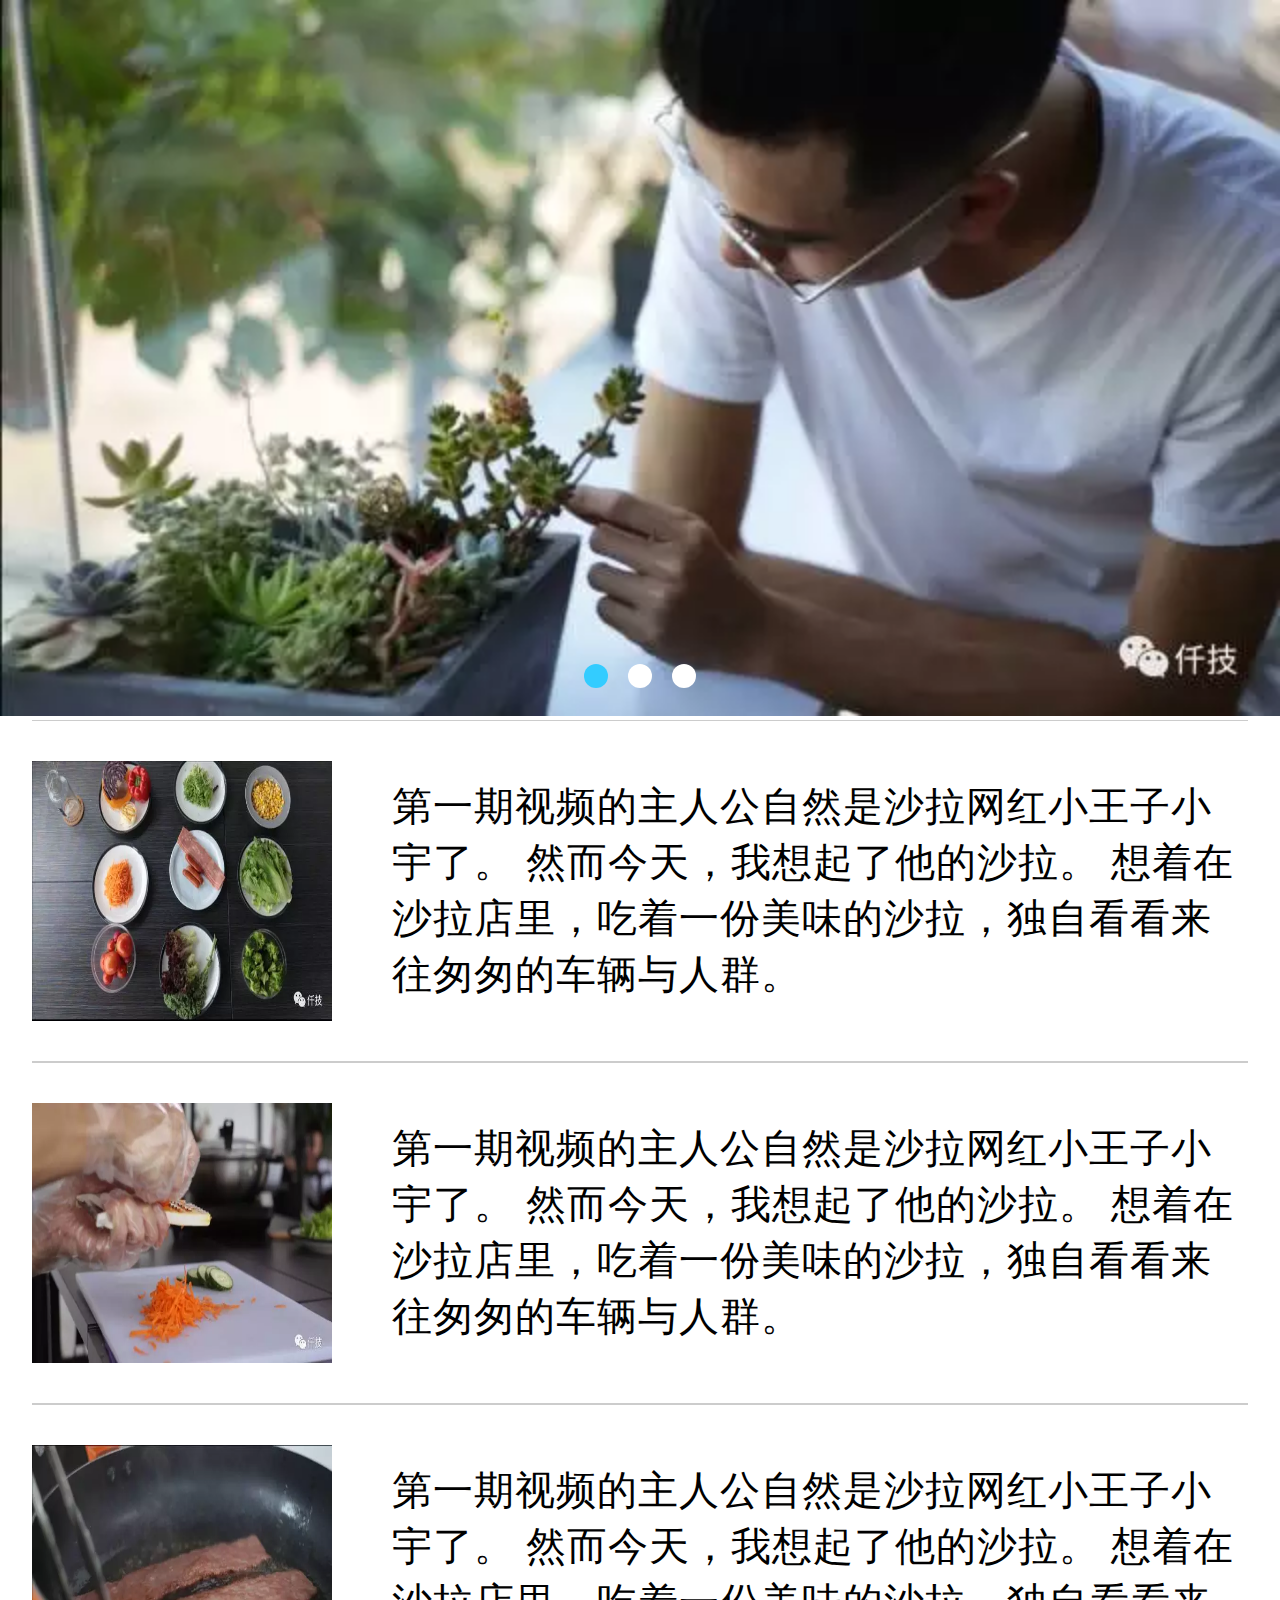
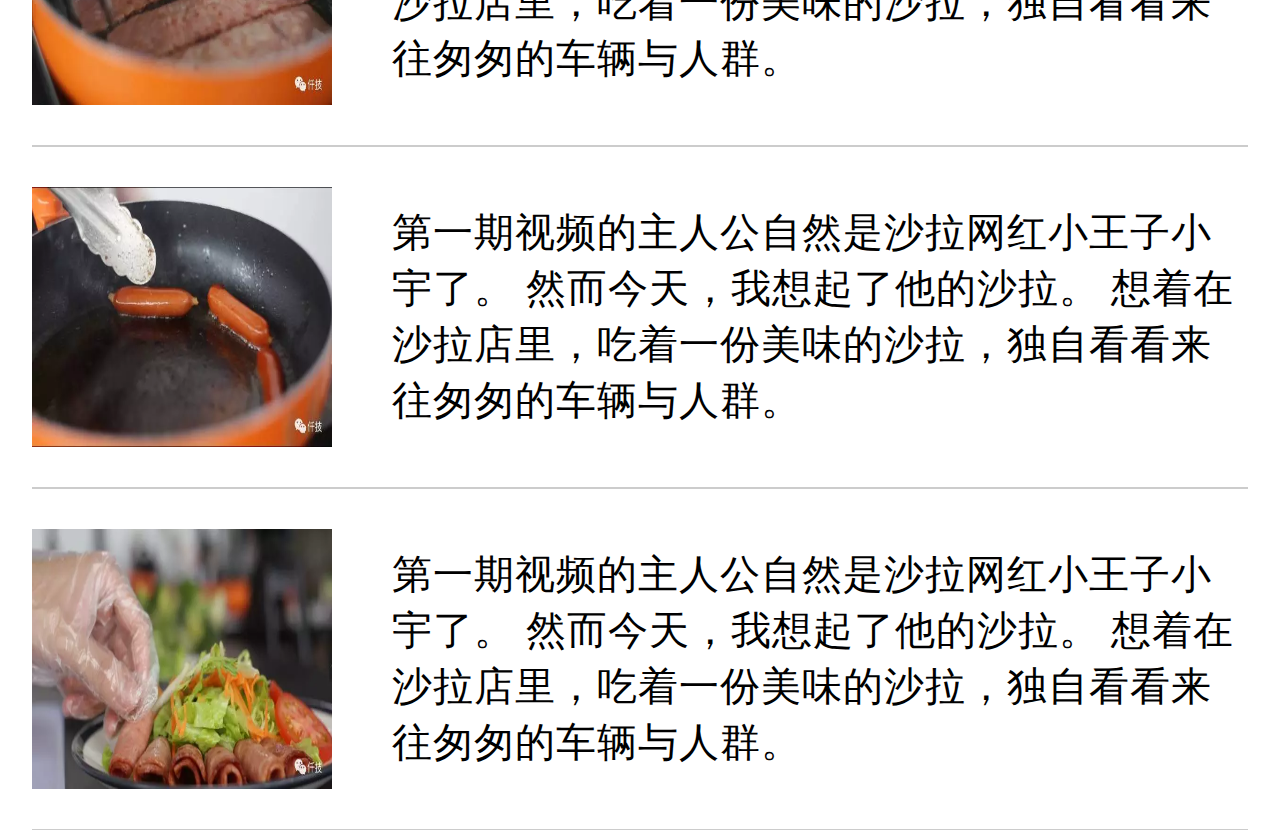
<file: index1.html>
<!DOCTYPE html>
<html>
	<head>
		<meta charset="UTF-8">
		<title>首页</title>
		<link rel="stylesheet" type="text/css" href="css/index.css"/>
		<script type="text/javascript" src="js/touchScroll.js"></script>
		<script type="text/javascript" src="js/index.js"></script>
		<script type="text/javascript">
			var pixclPatio = 1 / window.devicePixelRatio;
			document.write('<meta name="viewport" content="width=device-width,initial-scale='+pixclPatio+',minimum-scale='+pixclPatio+',maximum-scale='+pixclPatio+',user-scalable=no" />');

		</script>
	</head>
	<body>
		<div id="tabImage">

		    <ul id="list" class="list">
		        <li>
		            <a href="#1">
		                <img src="img/index/b1.jpg" />
		            </a>    
		        </li>
		        <li>
		            <a href="#2">
		                <img src="img/index/b2.jpg" />
		            </a>    
		        </li>
		        <li>
		            <a href="#3">
		                <img src="img/index/b3.jpg" />
		            </a>    
		        </li>
		        
		    </ul>
			<nav id="tabImageBtn">
		    	<a href="javascript:;" class="active"></a>
		        <a href="javascript:;"></a>
		        <a href="javascript:;"></a>
		    </nav>
		</div>
		
		
		
		<div class="contentBox">
			<a href="more.html">
				<div class="content">
					<img class="contentLeft" src="img/index/1.jpg"/>
					<p class="contentRight">
						第一期视频的主人公自然是沙拉网红小王子小宇了。
						然而今天，我想起了他的沙拉。
						想着在沙拉店里，吃着一份美味的沙拉，独自看看来往匆匆的车辆与人群。
						
					</p>
				</div>
			</a>
			<a href="more.html">
				<div class="content">
					<img class="contentLeft" src="img/index/2.jpg"/>
					<p class="contentRight">
						第一期视频的主人公自然是沙拉网红小王子小宇了。
						然而今天，我想起了他的沙拉。
						想着在沙拉店里，吃着一份美味的沙拉，独自看看来往匆匆的车辆与人群。
						
					</p>
				</div>
			</a>
			<a href="more.html">
				<div class="content">
					<img class="contentLeft" src="img/index/3.jpg"/>
					<p class="contentRight">
						第一期视频的主人公自然是沙拉网红小王子小宇了。
						然而今天，我想起了他的沙拉。
						想着在沙拉店里，吃着一份美味的沙拉，独自看看来往匆匆的车辆与人群。
						
					</p>
				</div>
			</a>
			<a href="more.html">
				<div class="content">
					<img class="contentLeft" src="img/index/4.jpg"/>
					<p class="contentRight">
						第一期视频的主人公自然是沙拉网红小王子小宇了。
						然而今天，我想起了他的沙拉。
						想着在沙拉店里，吃着一份美味的沙拉，独自看看来往匆匆的车辆与人群。
						
					</p>
				</div>
			</a>
			<a href="more.html">
				<div class="content">
					<img class="contentLeft" src="img/index/5.jpg"/>
					<p class="contentRight">
						第一期视频的主人公自然是沙拉网红小王子小宇了。
						然而今天，我想起了他的沙拉。
						想着在沙拉店里，吃着一份美味的沙拉，独自看看来往匆匆的车辆与人群。
						
					</p>
				</div>
			</a>
		</div>
	</body>
</html>
</file>
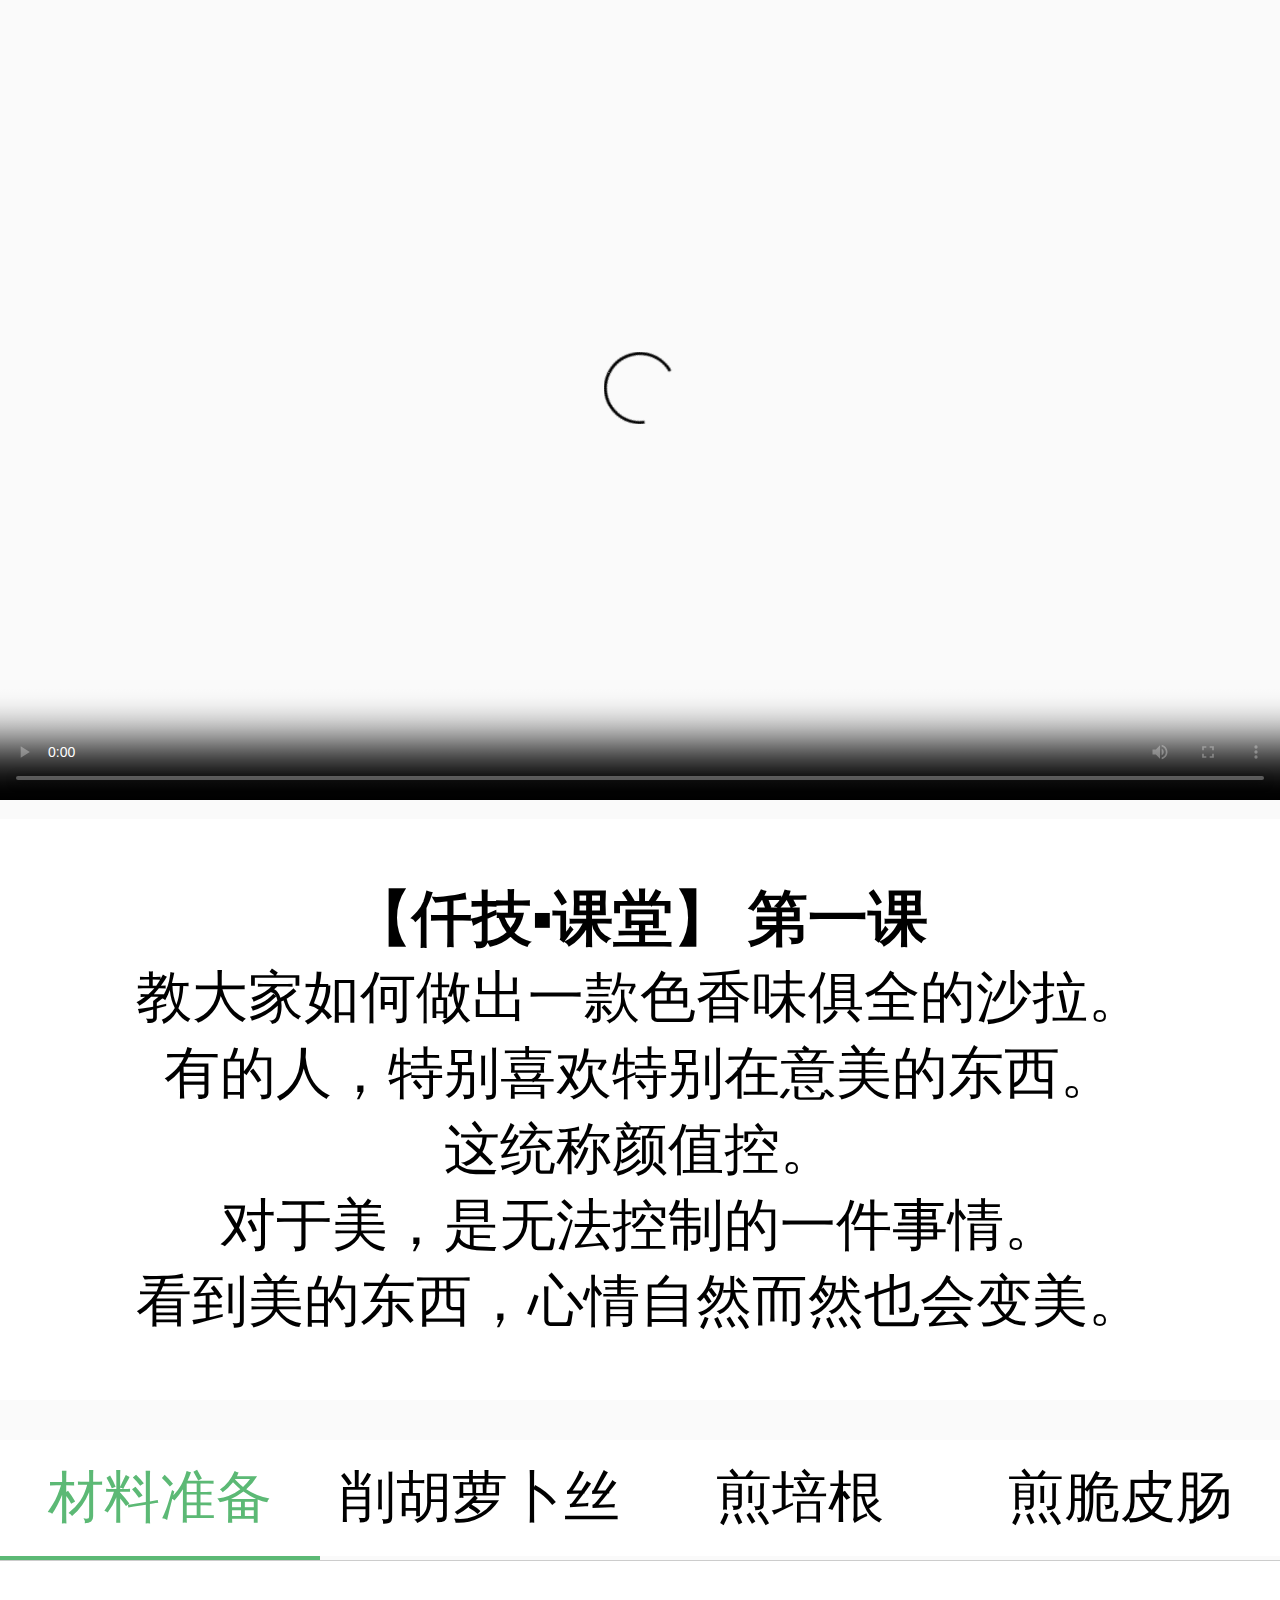
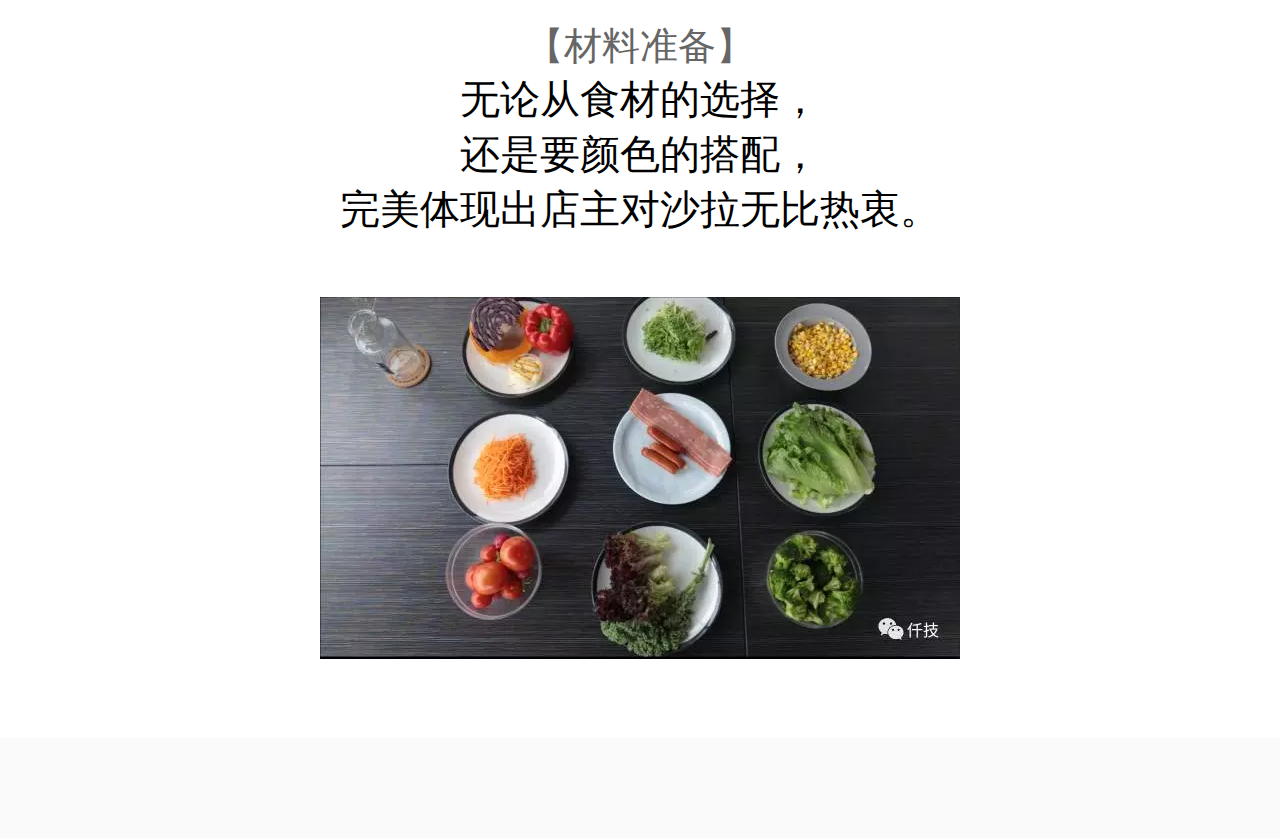
<file: more.html>
<!DOCTYPE html>
<html>
	<head>
		<meta charset="UTF-8">
		<title>仟技课堂</title>
		<link rel="stylesheet" type="text/css" href="css/more.css"/>
		<script type="text/javascript" src="js/touchScroll.js"></script>
		<script type="text/javascript" src="js/more.js"></script>
		<script type="text/javascript">
			var pixclPatio = 1 / window.devicePixelRatio;
			document.write('<meta name="viewport" content="width=device-width,initial-scale='+pixclPatio+',minimum-scale='+pixclPatio+',maximum-scale='+pixclPatio+',user-scalable=no" />');

		</script>
	</head>
	<body>
		<div class="videoBox">
			<video class="video" controls="controls" poster="https://shp.qpic.cn/qqvideo_ori/0/a05143wr6km_496_280/0" src="http://183.56.149.28/vhot2.qqvideo.tc.qq.com/AOfe0EHfmVZYyKFdw2XScQMIzwzAnqmIRI-34gh9ZTm0/a05143wr6km.m701.mp4?vkey=[base64]&br=29&platform=2&fmt=auto&level=0&sdtfrom=v3010&guid=f41cb450016894bb3b42b602f6d5633f">
				
				当前浏览器不支持 video直接播放，点击这里下载视频： <a href="">下载视频</a>
			</video>
		</div>
		
		<div class="contentBox">
			<div class="articBox">
				<article class="article">
					<h1 class="tittle">【仟技▪课堂】 第一课</h1>
					<p>教大家如何做出一款色香味俱全的沙拉。</p>
					<p>有的人，特别喜欢特别在意美的东西。</p>
					<p>这统称颜值控。</p>
					<p>对于美，是无法控制的一件事情。</p>
					<p>看到美的东西，心情自然而然也会变美。</p>
				</article>
			</div>
		</div>
		
		<ul class="stepBox">
			<li>材料准备</li>
			<li>削胡萝卜丝</li>
			<li>煎培根</li>
			<li>煎脆皮肠</li>
		</ul>
		
		<div class="step1">
			<p>【材料准备】</p>
			<p>无论从食材的选择，</p>
			<p>还是要颜色的搭配，</p>
			<p>完美体现出店主对沙拉无比热衷。</p>
			<img class="img1" src="./img/index/1.jpg"/>
		</div>
	</body>
</html>
</file>
<file: css/index.css>
* {
  padding: 0;
  margin: 0;
}
/* LESS */
html {
  overflow: auto;
}
body {
  margin: 0;
  position: relative;
  overflow: auto;
}
.list {
  margin: 0;
  padding: 0;
  list-style: none;
}
img {
  vertical-align: top;
}
a {
  -webkit-tap-highlight-color: rgba(255, 0, 0, 0);
  text-decoration: none;
  color: #000;
}
a:link,
a:visited,
a:hover,
a:active {
  color: #000;
}
#tabImage {
  position: relative;
  overflow: hidden;
}
.list {
  width: 100%;
  overflow: hidden;
}
.list li {
  float: left;
}
.list img {
  width: 100%;
}
#tabImageBtn {
  position: absolute;
  right: 0rem;
  width: 100%;
  height: 0.3rem;
  bottom: 1rem;
  text-align: center;
}
#tabImageBtn a {
  display: inline-block;
  width: 0.3rem;
  height: 0.3rem;
  background: #fff;
  border-radius: 0.15rem;
}
#tabImageBtn a.active {
  background: #3CF;
}
.contentBox {
  width: 100%;
  height: auto;
}
.content {
  width: 95%;
  height: auto;
  margin: 0 auto;
  display: flex;
  flex-direction: row;
  justify-content: flex-start;
  align-items: center;
  padding: 0.5rem 0;
  border-top: 1px solid #ccc;
  border-bottom: 1px solid #ccc;
}
.contentLeft {
  width: 3.75rem;
  height: 3.25rem;
}
.contentRight {
  line-height: 0.7rem;
  margin-left: 0.75rem;
  font-size: 0.5rem;
  letter-spacing: 1px;
}
.aa {
  width: 5rem;
}
</file>
<file: css/more.css>
* {
  padding: 0;
  margin: 0;
}
/* LESS */
html {
  overflow: auto;
}
body {
  margin: 0;
  position: relative;
  overflow: auto;
  background: #FAFAFA ;
  margin-bottom: 1.25rem;
}
.contentBox {
  width: 100%;
  height: auto;
  background: #fff;
  padding: 0.75rem 0;
}
.videoBox {
  width: 100%;
}
.video {
  width: 100%;
  height: 10rem;
}
.articBox {
  width: 100%;
}
.article {
  width: 95%;
  margin: 0 auto;
}
.tittle {
  font-size: 0.75rem;
  text-align: center;
}
.article p {
  font-size: 0.7rem;
  text-align: center;
}
.stepBox {
  width: 100%;
  height: 1.5rem;
  margin-top: 0.5rem;
  border-top: 1px solid #;
  border-bottom: 1px solid #ccc;
}
.stepBox li {
  width: 25%;
  padding: 0.25rem 0;
  text-align: center;
  float: left;
  list-style: none;
  font-size: 0.7rem;
  background: #FFFFFF;
}
.stepBox li:first-of-type {
  color: #5CB975;
  border-bottom: 4px solid #5CB975;
}
.step1 {
  width: 100%;
  background: #FFFFFF;
  padding: 0.75rem 0;
  text-align: center;
}
.step1 p {
  font-size: 0.5rem;
}
.step1 p:first-of-type {
  color: #666;
  font-size: 0.475rem;
}
.img1 {
  margin-top: 0.75rem;
}
</file>
